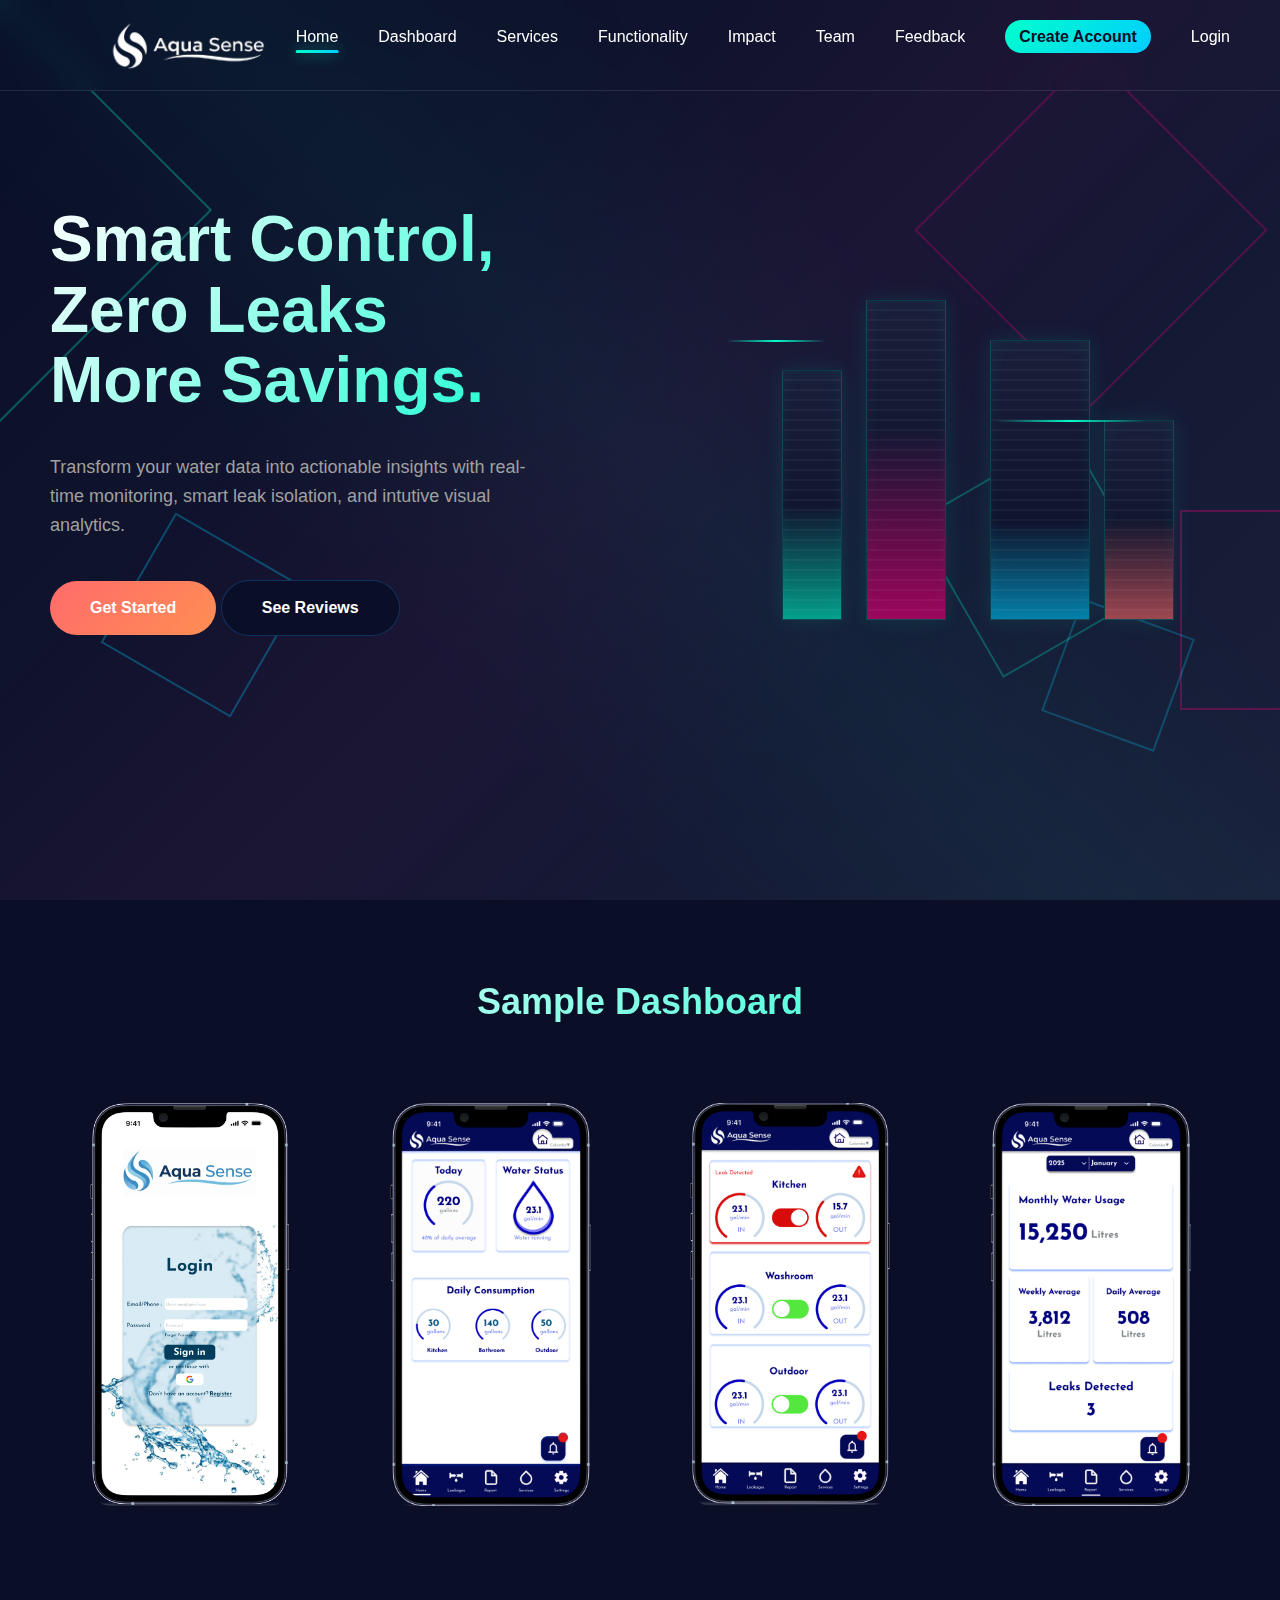
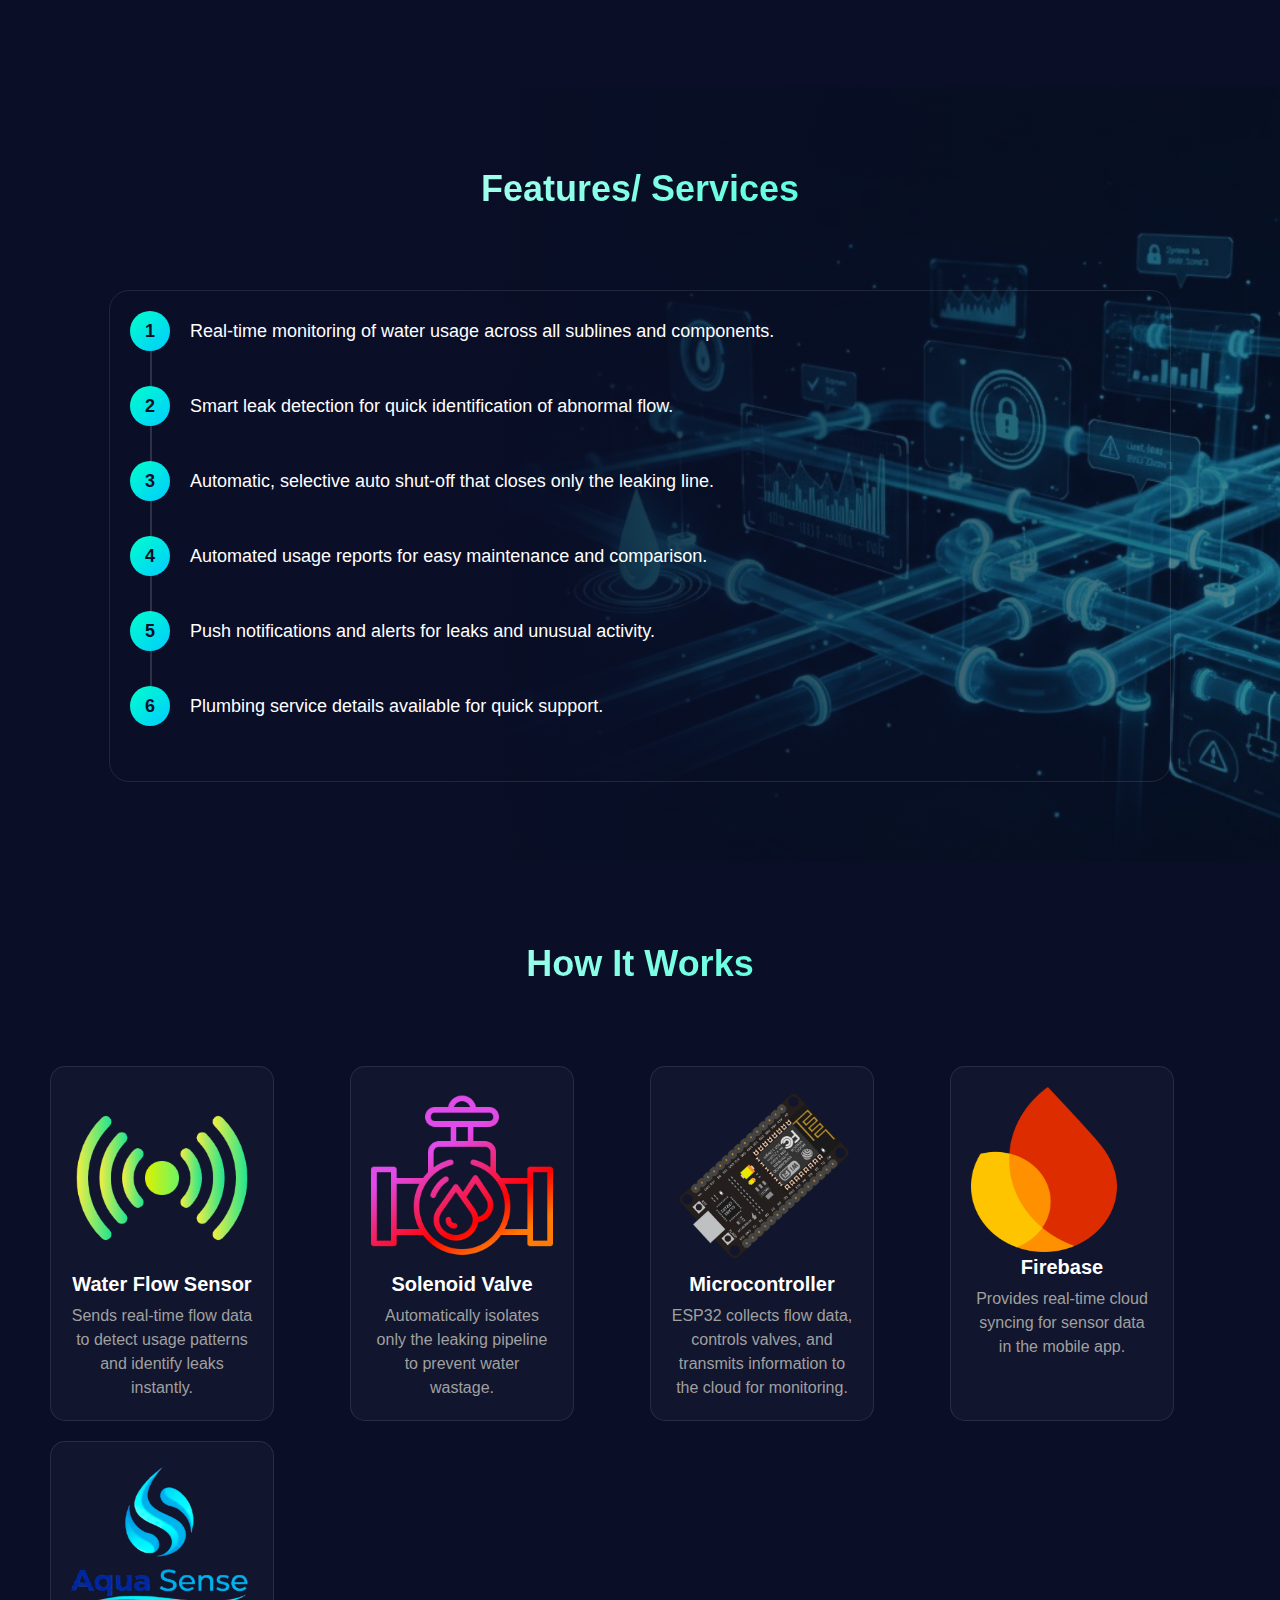
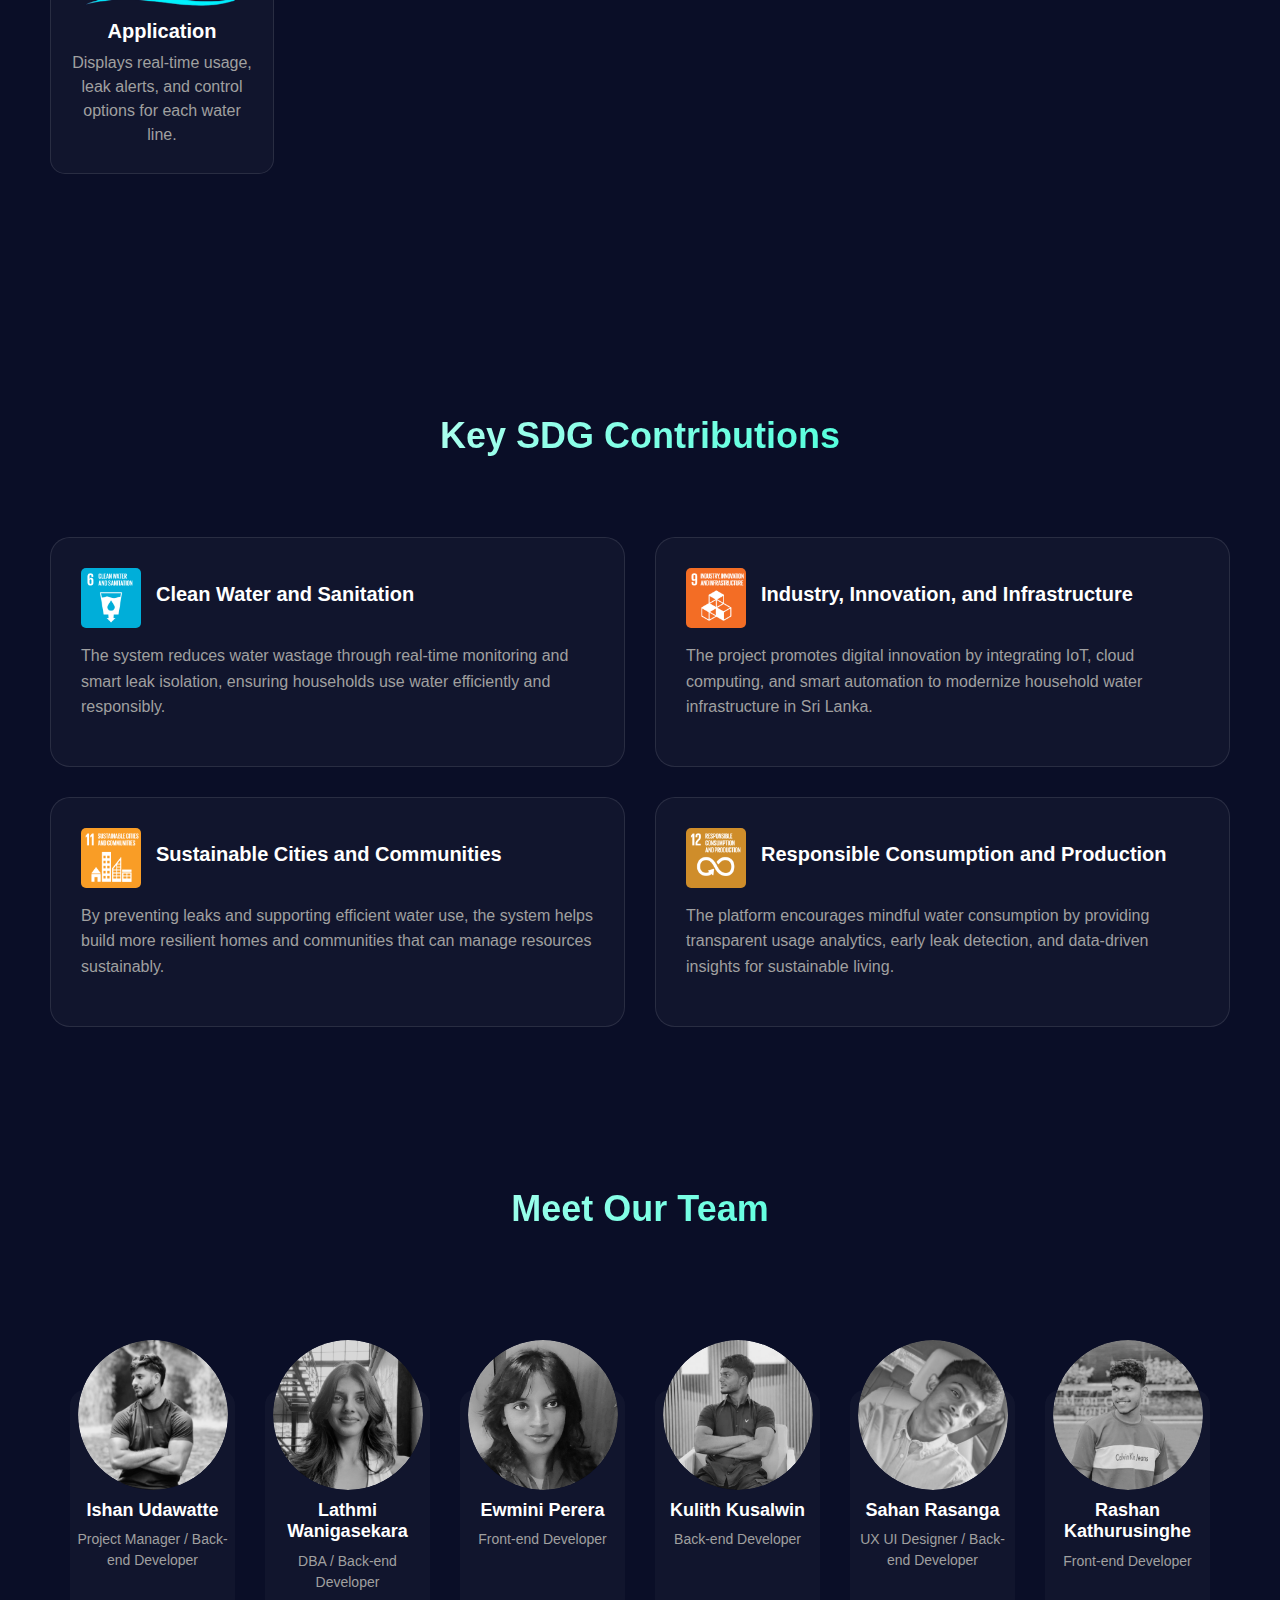
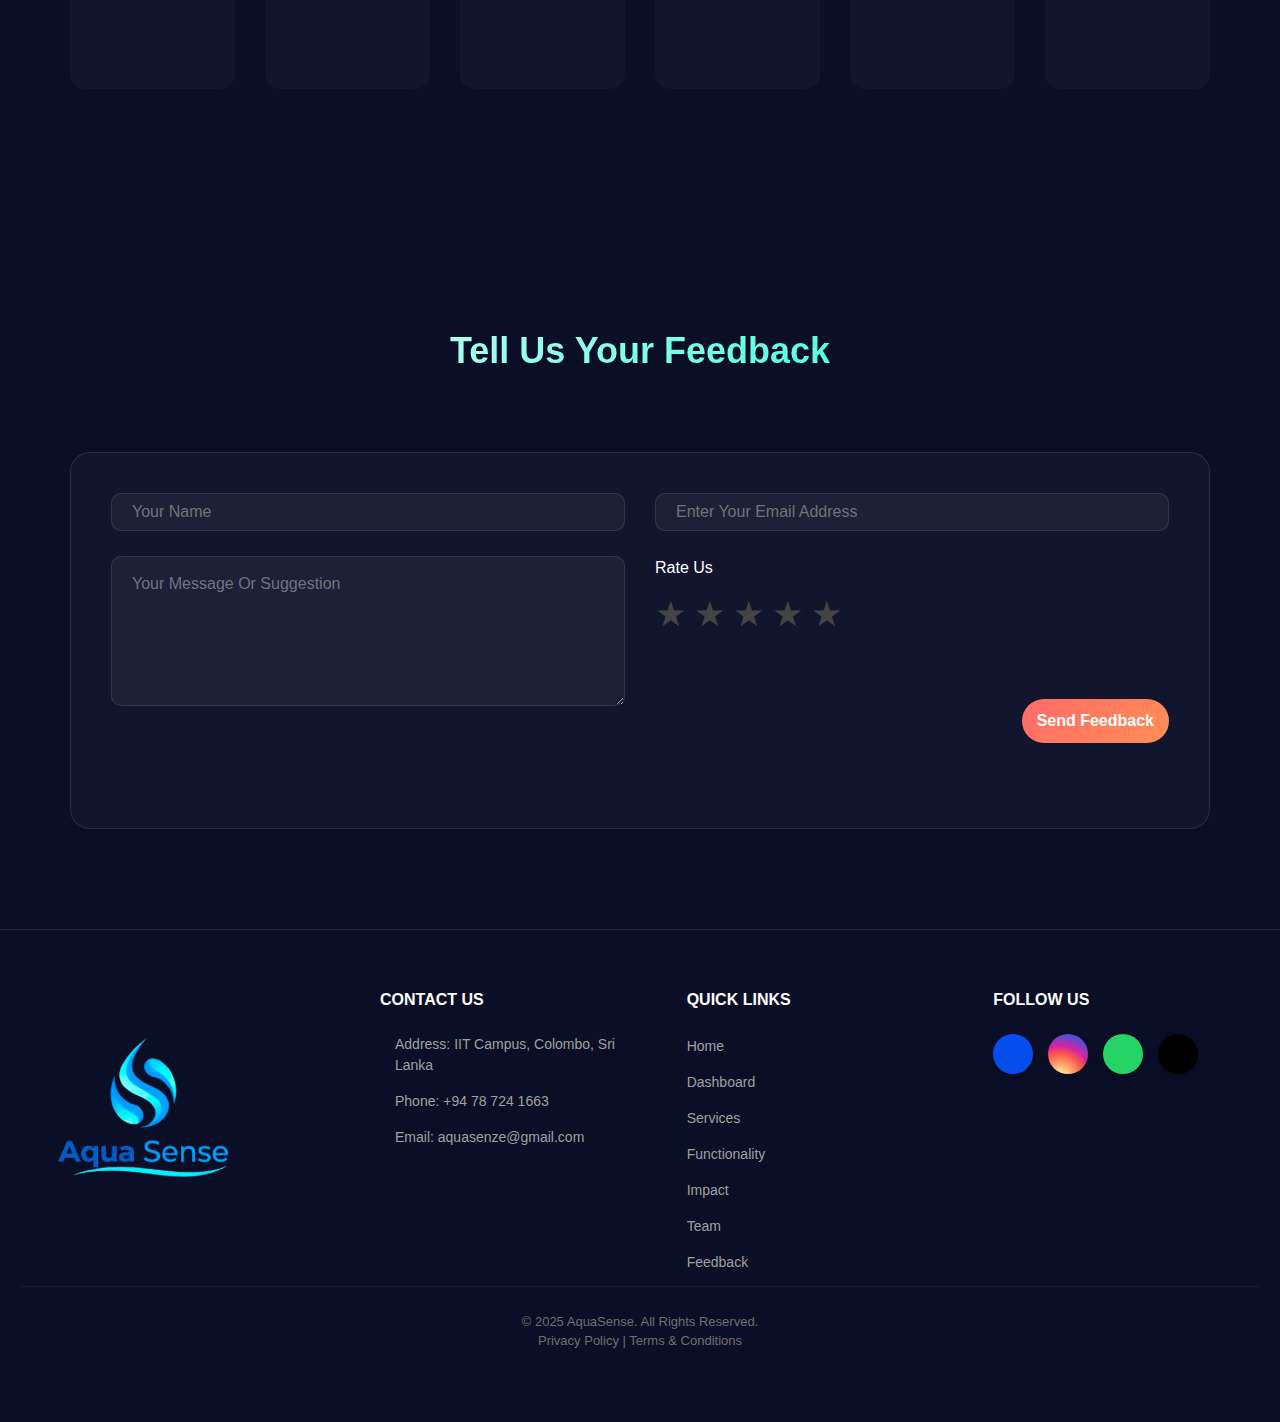
<file: frontend/index.html>
<!DOCTYPE html>
<html lang="en">
<head>
    <meta charset="UTF-8">
    <meta name="viewport" content="width=device-width, initial-scale=1.0">
    <title>Aqua Sense - Smart Water Monitoring & Leak Control</title>
    <link rel="icon" type="image/png" href="images/icon 1.png">
    <link rel="stylesheet" href="https://cdnjs.cloudflare.com/ajax/libs/font-awesome/6.5.1/css/all.min.css" integrity="sha512-DTOQO9RWCH3ppGqcWaEA1BIZOC6xxalwEsw9c2QQeAIftl+Vegovlnee1c9QX4TctnWMn13TZye+giMm8e2LwA==" crossorigin="anonymous" referrerpolicy="no-referrer" />
    <link rel="stylesheet" href="https://cdn.jsdelivr.net/npm/bootstrap@4.6.2/dist/css/bootstrap.min.css">
    <script src="https://cdn.jsdelivr.net/npm/jquery@3.7.1/dist/jquery.slim.min.js"></script>
    <script src="https://cdn.jsdelivr.net/npm/popper.js@1.16.1/dist/umd/popper.min.js"></script>
    <script src="https://cdn.jsdelivr.net/npm/bootstrap@4.6.2/dist/js/bootstrap.bundle.min.js"></script>
    <link rel="stylesheet" href="styles.css">

</head>
    <body>
        <!-- Navigation -->
        <nav id="navbar">
            <div class="nav-container">
                <a href="#home" class="nav-logo">
                <img class="nav-img" src="images/white.png">
                </a>
                <ul class="nav-links">
                    <li><a href="#home" class="active">Home</a></li>
                    <li><a href="#dashboard">Dashboard</a></li>
                    <li><a href="#services">Services</a></li>
                    <li><a href="#functionality">Functionality</a></li>
                    <li><a href="#impact">Impact </a></li>
                    <li><a href="#team">Team </a></li>
                    <li><a href="#feedback">Feedback </a></li>
                    <li><a href = "create-account.html" class = "create-btn-nav">Create Account</a></li>
                    <li><a href = "login.html" class = "login-btn-nav">Login</a></li>
                </ul>
                
                <div class="hamburger" id="hamburger">
                    <span></span>
                    <span></span>
                    <span></span>
                </div>
            </div>
            <ul class="nav-links-mobile" id="navLinksMobile">
                <li><a href="#home" class="active">Home</a></li>
                <li><a href="#dashboard">Dashboard</a></li>
                <li><a href="#services">Services</a></li>
                <li><a href="#functionality">Functionality</a></li>
                <li><a href="#impact">Impact </a></li>
                <li><a href="#team">Team </a></li>
                <li><a href="#feedback">Feedback </a></li>
            </ul>
        </nav>

        <!-- Main Content - Add the code here-->
         
        <!-- Hero Section -->
        <section class="hero" id="home">
            <div class="hero-bg"></div>
            <div class="geometric-shapes">
                <div class="shape shape1"></div>
                <div class="shape shape2"></div>
                <div class="shape shape3"></div>
                <div class="shape shape4"></div>
                <div class="shape shape5"></div>
                <div class="shape shape6"></div>
            </div>
            
            <div class="hero-content">
                <div class="hero-text">
                    <h1>Smart Control, Zero Leaks<br>More Savings.</h1>
                    <p>Transform your water data into actionable insights with real-time monitoring, smart leak isolation, and intutive visual analytics.</p>
                    <a href="#dashboard" class="cta-button" id="cta-button-1">Get Started</a>
                    <a href="feedback.html" class="cta-button" id="cta-button-2" target="blank">See Reviews</a>
                </div>
                
                <div class="hero-visual">
                    <div class="city-container">
                        <div class="building building1">
                            <div class="building-fill"></div>
                            <div class="building-windows"></div>
                        </div>
                        <div class="building building2">
                            <div class="building-fill"></div>
                            <div class="building-windows"></div>
                        </div>
                        <div class="building building3">
                            <div class="building-fill"></div>
                            <div class="building-windows"></div>
                        </div>
                        <div class="building building4">
                            <div class="building-fill"></div>
                            <div class="building-windows"></div>
                        </div>
                        <div class="neon-line neon-line1"></div>
                        <div class="neon-line neon-line2"></div>
                    </div>
                </div>
            </div>
        </section>

        <!-- Dashboard Section -->
        <section class="dashboard-section" id="dashboard">
            <div class="dashboard-container">
                <h2 class="section-title">Sample Dashboard</h2>
                <!-- Image Cards -->
                <div class="images-grid">
                <div class="image-card">
                    <img src="images/Login page.png" alt="Secure user authentication interface for the water management system" title="Access System Portal">
                </div>

                <div class="image-card">
                    <img src="images/Dashboard.png" alt="Central dashboard displaying overall water usage and specific zone-wise consumption analytics" 
             title="View Usage & Zone Analytics">
                </div>

                <div class="image-card">
                    <img src="images/Leakage.png" alt="Real-time leakage monitoring and control panel showing flow anomalies and valve status" 
             title="Monitor & Control Leakages">
                </div>
                
                <div class="image-card">
                    <img src="images/Report.png" alt="Comprehensive data report showing historical trends and system performance metrics" 
             title="Generate & View Reports">
                </div>
                </div>
            </div>
        </section>

        <!-- Services Section -->
        <section class="dashboard-section" id="services">
            <div class="dashboard-container">
                <h2 class="section-title">Features/ Services</h2>
                <!-- List -->
                <div class="service-box">
                <ol class="styled-list">
                    <li class="list-item">
                        <span class="feature-text">Real-time monitoring of water usage across all sublines and components.</span>
                    </li>
                    <li class="list-item">
                        <span class="feature-text">Smart leak detection for quick identification of abnormal flow.</span>
                    </li>
                    <li class="list-item">
                        <span class="feature-text">Automatic, selective  auto shut-off that closes only the leaking line.</span>
                    </li>
                    <li class="list-item">
                        <span class="feature-text">Automated usage reports for easy maintenance and comparison.</span>
                    </li>
                    <li class="list-item">
                        <span class="feature-text">Push notifications and alerts for leaks and unusual activity.</span>
                    </li>
                    <li class="list-item">
                        <span class="feature-text">Plumbing service details available for quick support.</span>
                    </li>
                </ol>
            </div>            
        </section>


        <!-- Functionality Section -->
        <section class="dashboard-section" id="functionality">
            <div class="dashboard-container">
                <h2 class="section-title">How It Works</h2>
                
                <!-- Key Devices Overview -->
                <div class="device-grid">
                    <div class="device-item">
                    <img src="images/sensor.png" alt="High-precision water flow sensor for IoT monitoring" title="Water Flow Sensor - Usage Pattern Detection">
                    <div class="device-value">Water Flow Sensor</div>
                    <div class="device-label">Sends real-time flow data to detect usage patterns and identify leaks instantly.</div>
                    </div>
                    <div class="device-item">
                    <img src="images/valve.png" alt="Automated solenoid valve for pipeline isolation" title="Solenoid Valve - Automatic Leak Prevention">
                        <div class="device-value">Solenoid Valve</div>
                        <div class="device-label">Automatically isolates only the leaking pipeline to prevent water wastage.</div>
                    </div>
                    <div class="device-item">
                    <img src="images/ESP32.png" alt="ESP32 Microcontroller board for data transmission and valve control" title="ESP32 Microcontroller - The System Brain">
                        <div class="device-value">Microcontroller</div>
                        <div class="device-label">ESP32 collects flow data, controls valves, and transmits information to the cloud for monitoring.</div>
                    </div>
                    <div class="device-item">
                    <img src="images/firebase-logo.png" alt="Google Firebase Cloud Database logo" title="Firebase - Real-time Data Syncing" id="icon">
                        <div class="device-value">Firebase</div>
                        <div class="device-label">Provides real-time cloud syncing for sensor data in the mobile app.</div>
                    </div>
                    <div class="device-item">
                    <img src="images/colored logo.png" alt="Mobile application user interface logo"  title="Mobile App - Real-time Control & Alerts" id="icon-2">
                        <div class="device-value">Application</div>
                        <div class="device-label">Displays real-time usage, leak alerts, and control options for each water line.</div>
                    </div>
                </div>
            </div>
        </section>

        <!-- Impact Section -->
        <section class="dashboard-section" id="impact">
            <div class="dashboard-container">
                <h2 class="section-title">Key SDG Contributions</h2>
                
                <!-- SDG card -->
                

                <div class="sdg-grid-container">
                    <div class="sdg-card">
                        <div class="sdg-header">
                            <img src="images/Sustainable_Development_Goal_6.png" alt="SDG 6 Icon" class="sdg-icon">
                            <h3 class="sdg-title">Clean Water and Sanitation</h3>
                        </div>
                        <p class="sdg-description">The system reduces water wastage through real-time monitoring and smart leak isolation, ensuring households use water efficiently and responsibly.</p>
                    </div>

                    <div class="sdg-card">
                        <div class="sdg-header">
                            <img src="images/Sustainable_Development_Goal_9.png" alt="SDG 9 Icon" class="sdg-icon">
                            <h3 class="sdg-title">Industry, Innovation, and Infrastructure</h3>
                        </div>
                        <p class="sdg-description">The project promotes digital innovation by integrating IoT, cloud computing, and smart automation to modernize household water infrastructure in Sri Lanka.</p>
                    </div>

                    <div class="sdg-card">
                        <div class="sdg-header">
                            <img src="images/Sustainable_Development_Goal_11.png" alt="SDG 11 Icon" class="sdg-icon">
                            <h3 class="sdg-title">Sustainable Cities and Communities</h3>
                        </div>
                        <p class="sdg-description">By preventing leaks and supporting efficient water use, the system helps build more resilient homes and communities that can manage resources sustainably.</p>
                    </div>

                    <div class="sdg-card">
                        <div class="sdg-header">
                            <img src="images/Sustainable_Development_Goal_12.png" alt="SDG 12 Icon" class="sdg-icon">
                            <h3 class="sdg-title">Responsible Consumption and Production</h3>
                        </div>
                        <p class="sdg-description">The platform encourages mindful water consumption by providing transparent usage analytics, early leak detection, and data-driven insights for sustainable living.</p>
                    </div>
                </div>
            </div>    
        </section>

         <!-- Team Section -->
        <section class="dashboard-section" id="team">
            <div class="dashboard-container">
                <h2 class="section-title">Meet Our Team</h2>
                <div class="team-grid">
                
                <div class="team-member-card">
                    <div class="profile-image-wrapper">
                        <a href="https://github.com/Ishan101-hub" target="_blank">
                            <img src="images/me - riverston.jpg" alt="Ishan Udawatte" class="profile-image">
                        </a>
                    </div>
                    <h3 class="member-name">Ishan Udawatte</h3>
                    <p class="member-role">Project Manager / Back-end Developer</p>
                </div>

                <div class="team-member-card">
                    <div class="profile-image-wrapper">
                        <a href="https://github.com/lathmi" target="_blank">
                            <img src="images/lat.jpeg" alt="Lathmi Wanigasekara" class="profile-image">
                        </a>
                    </div>
                    <h3 class="member-name">Lathmi Wanigasekara</h3>
                    <p class="member-role">DBA / Back-end Developer</p>
                </div>

                <div class="team-member-card">
                    <div class="profile-image-wrapper">
                        <a href="https://github.com/yeeb-wq" target="_blank">
                            <img src="images/Ewmini.jpeg" alt="Ewmini Perera" class="profile-image">
                        </a>    
                    </div>
                    <h3 class="member-name">Ewmini Perera</h3>
                    <p class="member-role">Front-end Developer</p>
                </div>

                <div class="team-member-card" >
                    <div class="profile-image-wrapper">
                        <a href="https://github.com/Kulith-20232529" target="_blank">
                            <img src="images/kulith.jpeg" alt="Kulith Kusalwin" class="profile-image">
                        </a>
                    </div>
                    <h3 class="member-name">Kulith Kusalwin</h3>
                    <p class="member-role">Back-end Developer</p>
                </div>
                
                <div class="team-member-card">
                     <div class="profile-image-wrapper">
                        <a href="https://github.com/sahanrasanga23" target="_blank">
                            <img src="images/sahan.jpg" alt="Sahan Rasanga" class="profile-image">
                        </a>
                    </div>
                    <h3 class="member-name">Sahan Rasanga</h3>
                    <p class="member-role">UX UI Designer / Back-end Developer</p>
                </div>

                <div class="team-member-card">
                    <div class="profile-image-wrapper">
                        <a href="https://github.com/Rashan2k6" target="_blank">
                            <img src="images/rashan.jpeg" alt="Rashan Kathurusinghe" class="profile-image">
                        </a>
                    </div>
                    <h3 class="member-name">Rashan Kathurusinghe</h3>
                    <p class="member-role">Front-end Developer</p>
                </div>

            </div>
            </div>
        </section>

        <!-- Feedback Section -->
        <section class="dashboard-section" id="feedback">
            <div class="dashboard-container">
                <h2 class="section-title">Tell Us Your Feedback</h2>

                <div class="container feedback-form">
                    <!-- <form action="" method="post" id="feedbackForm">  -->
                        
                    <form id="feedbackForm"> 
                        <div class="row">
                            <div class="col-md-6">
                                <div class="form-group">
                                    <input type="text" class="form-control" placeholder="Your Name" id="name">
                                </div>
                                
                                <textarea name="txtMsg" class="form-control" placeholder="Your Message Or Suggestion" style="width: 600px;height: 150px;margin-bottom: 8px;" id="message"></textarea>
                                
                            </div>
                            <div class="col-md-6">
                                <div class="form-group">
                                    <input type="text" name="TxtEmail" class="form-control" placeholder="Enter Your Email Address" id="email">
                                </div>
                                <div class="form-group rating-group">
                                    <label class="rating-label">Rate Us</label>
                                    <div class="star-rating">
                                        <input type="radio" name="rating" id="star5" value="5">
                                        <label for="star5" class="star">&#9733</label>

                                        <input type="radio" name="rating" id="star4" value="4">
                                        <label for="star4" class="star">&#9733</label>

                                        <input type="radio" name="rating" id="star3" value="3">
                                        <label for="star3" class="star">&#9733</label>

                                        <input type="radio" name="rating" id="star2" value="2">
                                        <label for="star2" class="star">&#9733</label>

                                        <input type="radio" name="rating" id="star1" value="1">
                                        <label for="star1" class="star">&#9733</label>
                                    </div>
                                </div>
                                <div class="form-group" id="submit-wrapper">
                                    <input type="submit" name="btnsubmit" class="btnfeedback" value="Send Feedback" style="outline: none;">
                                </div>
                            </div>
                        </div>
                        <div id="formMessage" style="text-align: center; margin-top: 20px; font-size: 18px;"></div>
                    </form>
                </div>            
            </div>
        </section>

        <!-- Footer -->
        <footer class="main-footer">
            <div class="footer-content">
                <div class="footer-col footer-col-logo">
                    <a href="#home" class="footer-logo">
                        <img src="images/final logo 1.png">
                    </a>
                </div>

                <div class="footer-col footer-col-contact">
                    <h3 class="footer-heading">CONTACT US</h3>
                    <ul class="contact-list">
                        <li><i class="fas fa-map-marker-alt"></i> Address: IIT Campus, Colombo, Sri Lanka</li>
                        <li><i class="fas fa-phone-alt"></i> Phone: +94 78 724 1663</li>
                        <li><i class="fas fa-envelope"></i> Email: aquasenze@gmail.com</li>
                    </ul>
                </div>

                <div class="footer-col footer-col-links">
                    <h3 class="footer-heading">QUICK LINKS</h3>
                    <ul class="quick-links-list">
                        <li><a href="#home">Home</a></li>
                        <li><a href="#dashboard">Dashboard</a></li>
                        <li><a href="#services">Services</a></li>
                        <li><a href="#functionality">Functionality</a></li>
                        <li><a href="#impact">Impact </a></li>
                        <li><a href="#team">Team </a></li>
                        <li><a href="#feedback">Feedback </a></li>
                    </ul>
                </div>

                <div class="footer-col footer-col-social">
                    <h3 class="footer-heading">Follow Us</h3>
                    <div class="social-icons">
                        <a href="https://www.facebook.com/people/Aquasenselk/61583934880900/" class="social-icon facebook" aria-label="Facebook"><i class="fab fa-facebook-f"></i></a>
                        <a href="https://www.instagram.com/aquasense.lk/?utm_source=ig_web_button_share_sheet" class="social-icon instagram" aria-label="Instagram"><i class="fab fa-instagram"></i></a>
                        <a href="#" class="social-icon whatsapp" aria-label="Whatsapp"><i class="fab fa-whatsapp"></i></a>
                        <a href="#" class="social-icon twitter" aria-label="Twitter/X"><i class="fab fa-x-twitter"></i></a>
                    </div>
                </div>
            </div>
            <div class="footer-bottom">
                <p class="copyright">
                    &copy; 2025 AquaSense. All Rights Reserved.<br>
                    <a href="#">Privacy Policy</a> | <a href="#">Terms & Conditions</a>
                </p>
            </div>        
        </footer>
        <script src="script.js"></script>
    </body>
</html>
</file>
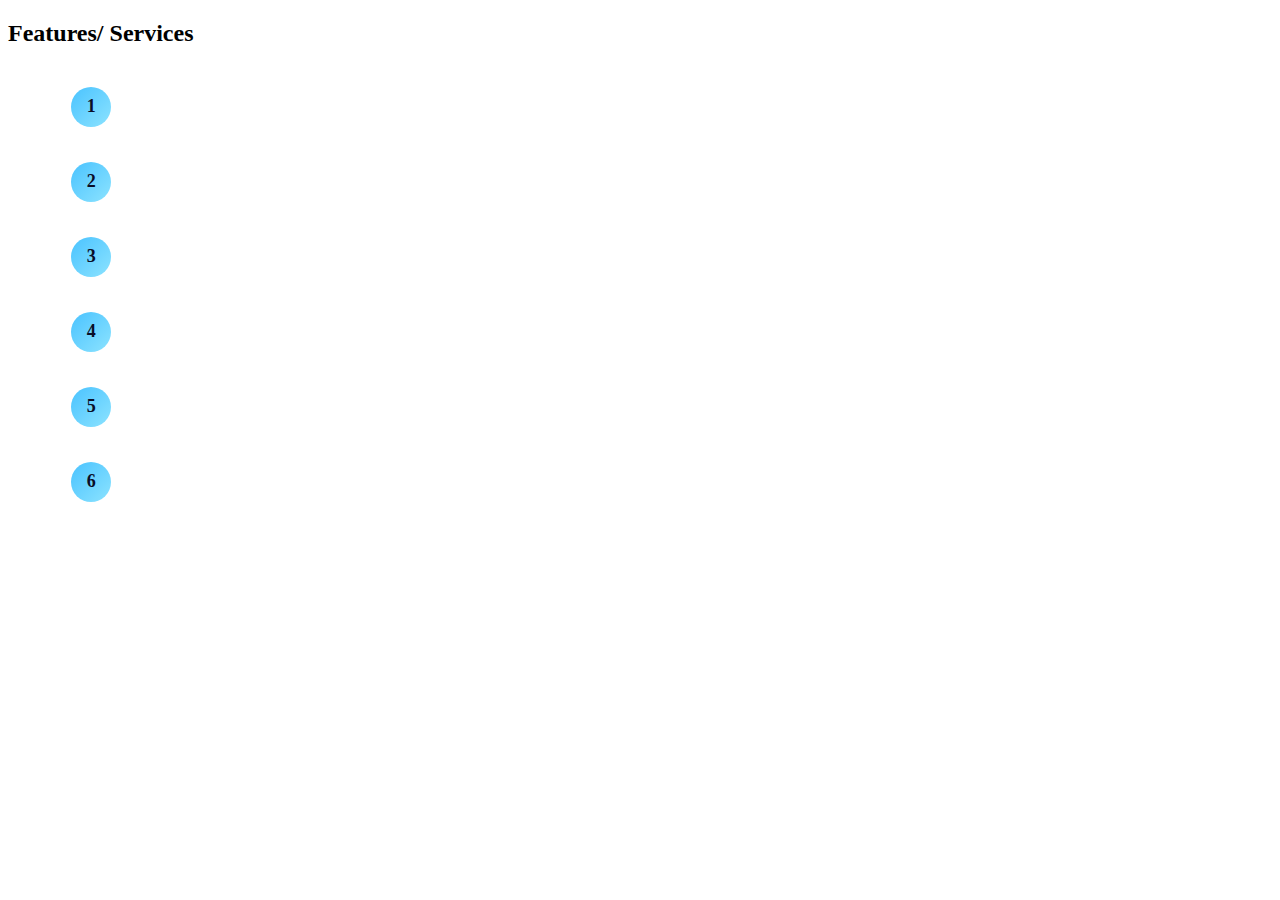
<file: features_of_the_system.html>
<!DOCTYPE html>
<html lang="en">
<head>
    <meta charset="UTF-8">
    <meta name="viewport" content="width=device-width, initial-scale=1.0">
    <link rel="stylesheet" href="features_of_the_system.css">
    <title>Document</title>
</head>
<body>
    <!-- Services Section -->
    <section class="dashboard-section" id="services">
        <div class="dashboard-container">
            <h2 class="section-title">Features/ Services</h2>
            <!-- List -->
            <div class="service-box">
              <ol class="styled-list">
                <li class="list-item">
                    <span class="feature-text">Real-time water usage monitoring across multiple sublines and its components</span>
                </li>
                <li class="list-item">
                    <span class="feature-text">Leak detection system</span>
                </li>
                <li class="list-item">
                    <span class="feature-text">Automatic and Selective shutoffs during leaks.</span>
                </li>
                <li class="list-item">
                    <span class="feature-text">Auto-Report Generation with Comparison for Maintenance Personnel</span>
                </li>
                <li class="list-item">
                    <span class="feature-text">Push notification and alerts</span>
                </li>
                <li class="list-item">
                    <span class="feature-text">Details of plumbing services</span>
                </li>
            </ol>
        </div>            
    </section>    
</body>
</html>
</file>
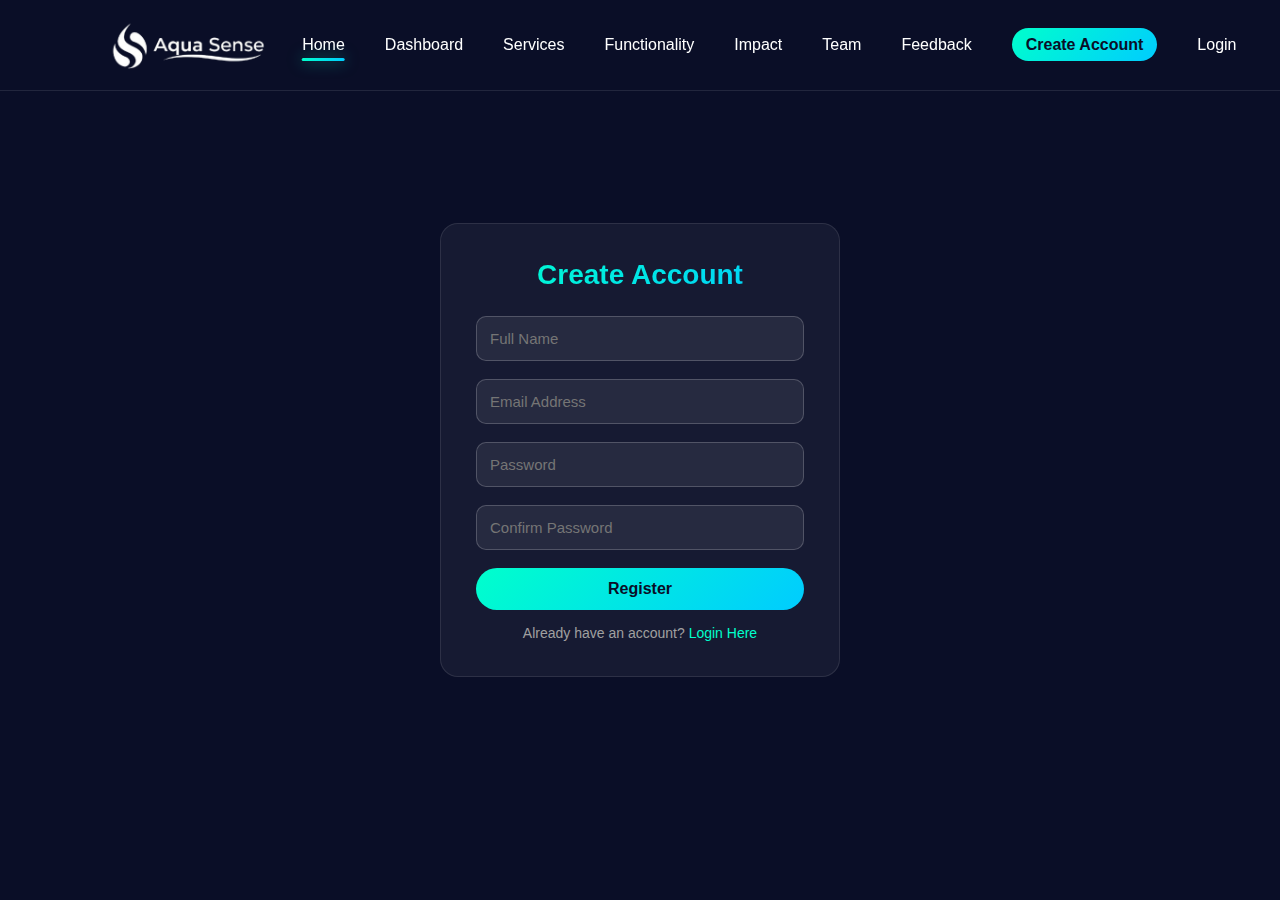
<file: frontend/create-account.html>
<!DOCTYPE html>
<html lang="en">
<head>
    <meta charset="UTF-8">
    <meta name="viewport" content="width=device-width, initial-scale=1.0">
    <title>Create Account | AquaSense</title>
    <link rel="stylesheet" href="styles.css">
</head>

<body>
        <!-- Navigation -->
        <nav id="navbar">
            <div class="nav-container">
                <img class="nav-img" src="images\white.png" alt="" >
                
                <ul class="nav-links">
                    <li><a href="index.html#home" class="active">Home</a></li>
                    <li><a href="index.html#dashboard">Dashboard</a></li>
                    <li><a href="index.html#services">Services</a></li>
                    <li><a href="index.html#functionality">Functionality</a></li>
                    <li><a href="index.html#impact">Impact </a></li>
                    <li><a href="index.html#team">Team </a></li>
                    <li><a href="index.html#feedback">Feedback </a></li>
                    <li><a href = "create-account.html" class = "create-btn-nav">Create Account</a></li>
                    <li><a href = "login.html" class = "login-btn-nav">Login</a></li>
                </ul>
                
                <div class="hamburger" id="hamburger">
                    <span></span>
                    <span></span>
                    <span></span>
                </div>
            </div>
            <ul class="nav-links-mobile" id="navLinksMobile">
                <li><a href="#home" class="active">Home</a></li>
                <li><a href="#dashboard">Dashboard</a></li>
                <li><a href="#services">Services</a></li>
                <li><a href="#functionality">Functionality</a></li>
                <li><a href="#impact">Impact </a></li>
                <li><a href="#team">Team </a></li>
                <li><a href="#feedback">Feedback </a></li>
            </ul>
        </nav>

        <div class = "create-container">
            <div class = "form-box">
                <h2>Create Account</h2>
                <input type = "text" class = "input-field" id = "name" placeholder="Full Name"/>
                <input type = "email" class = "input-field" id = "email" placeholder="Email Address"/>
                <input type = "password" class = "input-field" id = "password" placeholder="Password"/>
                <input type = "password" class = "input-field" id = "confirmPassword" placeholder="Confirm Password"/>

                <button class = "create-btn" onclick="registerAccount()">Register</button>
                <p id="msg" class="form-msg"></p>
                <div class="login-link">
                    Already have an account?
                    <a href="login.html">Login Here</a>
                </div>
            </div>
        </div>
    
        
</body>
</html>
</file>
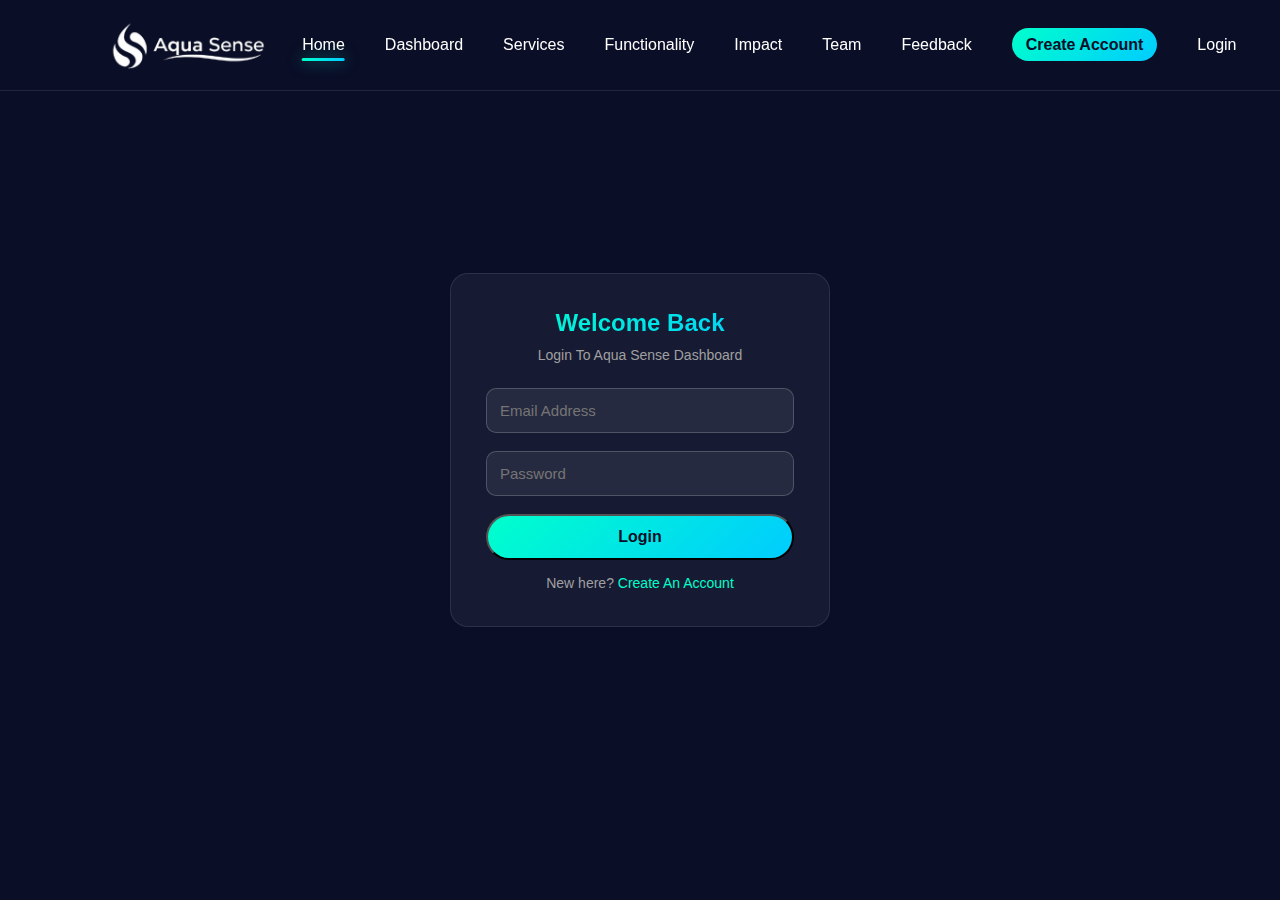
<file: frontend/login.html>
<!DOCTYPE html>
<html lang="en">
<head>
    <meta charset="UTF-8">
    <meta name="viewport" content="width=device-width, initial-scale=1.0">
    <title>Login | AquaSense</title>
    <link rel="stylesheet" href="styles.css">
    <script src = "form-validate.js"></script>
</head>
<body>
            <!-- Navigation -->
            <nav id="navbar">
                <div class="nav-container">
                    <img class="nav-img" src="images\white.png" alt="" >
                    
                    <ul class="nav-links">
                        <li><a href="index.html#home" class="active">Home</a></li>
                        <li><a href="index.html#dashboard">Dashboard</a></li>
                        <li><a href="index.html#services">Services</a></li>
                        <li><a href="index.html#functionality">Functionality</a></li>
                        <li><a href="index.html#impact">Impact </a></li>
                        <li><a href="index.html#team">Team </a></li>
                        <li><a href="index.html#feedback">Feedback </a></li>
                        <li><a href = "create-account.html" class = "create-btn-nav">Create Account</a></li>
                        <li><a href = "login.html" class = "login-btn-nav">Login</a></li>
                    </ul>
                    
                    <div class="hamburger" id="hamburger">
                        <span></span>
                        <span></span>
                        <span></span>
                    </div>
                </div>
                <ul class="nav-links-mobile" id="navLinksMobile">
                    <li><a href="#home" class="active">Home</a></li>
                    <li><a href="#dashboard">Dashboard</a></li>
                    <li><a href="#services">Services</a></li>
                    <li><a href="#functionality">Functionality</a></li>
                    <li><a href="#impact">Impact </a></li>
                    <li><a href="#team">Team </a></li>
                    <li><a href="#feedback">Feedback </a></li>
                </ul>
            </nav>

            <div class="login-container" >
                <div class="login-box">
                    <h2>Welcome Back</h2>
                    <p class="subtitle">Login To Aqua Sense Dashboard</p>
                    <input type = "email" class = "input-field" id = "loginEmail" placeholder="Email Address"/>
                    <input type = "password" class = "input-field" id = "loginPassword" placeholder="Password"/>
                    <button class="login-btn" onclick="loginUser()">Login</button>
                    <p id="loginMsg" class="form-msg"></p>
                    <div class="signup-link">
                        New here? <a href="create-account.html">Create An Account</a>
                    </div>
                </div>
            </div>
    
</body>
</html>
</file>
<file: frontend/styles.css>
@charset "utf-8";


* {
	margin: 0;
	padding: 0;
	box-sizing: border-box;
}

body {
	font-family: -apple-system, BlinkMacSystemFont, 'Segoe UI', Roboto, Oxygen, Ubuntu, Cantarell, sans-serif;
	background: #0a0e27;
	color: #ffffff;
	overflow-x: hidden;
}

/* Navigation */
nav {
	position: fixed;
	top: 0;
	width: 100%;
	padding: 20px 50px;
	background: rgba(10, 14, 39, 0);
	backdrop-filter: blur(12px);
	border-bottom: 1px solid rgba(255, 255, 255, 0.1);
	z-index: 1000;
	transition: all 0.3s ease;
}

nav.scrolled {
	padding: 15px 50px;
	background: rgba(10, 14, 39, 0);
}

.nav-container {
	display: flex;
	justify-content: space-between;
	align-items: center;
	max-width: 1400px;
	margin: 0 auto;
}

.nav-img {
    height: 50px; /* Adjust height as needed */
    margin-right: 30px; /* Add space between the image and the links */
    margin-left: 50px;
    float: left;
    padding-left: 8px;
    padding-right: 0px;
    margin-top: 0px;
    margin-bottom: 0px;
}


.nav-links {
	display: flex;
	gap: 40px;
	list-style: none;
}

.nav-links a {
	color: #ffffff;
	text-decoration: none;
	font-size: 16px;
	transition: color 0.3s ease;
	position: relative;
}

.nav-links a::before {
	content: '';
	position: absolute;
	bottom: -8px;
	left: 50%;
	width: 0;
	height: 3px;
	background: linear-gradient(90deg, #ff6b6b, #ff8e53);
	transition: all 0.3s ease;
	transform: translateX(-50%);
	border-radius: 2px;
}

.nav-links a:hover {
	color: #ff8e53;
	text-shadow: 0 0 10px rgba(255, 107, 107, 0.5);
}

.nav-links a:hover::before {
	width: 100%;
}

.nav-links a.active::after {
	content: '';
	position: absolute;
	bottom: -8px;
	left: 50%;
	width: 100%;
	height: 3px;
	background: linear-gradient(90deg, #00ffcc, #00ccff);
	transform: translateX(-50%);
	box-shadow: 0 0 15px rgba(0, 255, 204, 0.6);
	border-radius: 2px;
}

/*Navigation bar - Create account , login */
.create-btn-nav {
    background: linear-gradient(135deg,#00ffcc,#00ccff);
    padding: 8px 14px;
    border-radius: 50px;
    white-space: nowrap;
    font-weight: 600;
    color: #0a0e27!important;
    transition: .3s;
}

.create-btn-nav:hover {
    background:linear-gradient(135deg,#ff6b6b,#ff8e53);
    transform:translateY(-2px);
    color: #fff!important;
    box-shadow: 0 0 12px rgba(0,255,204,0.6);
}

.create-btn{
    width: 100%;
    padding: 12px;
    border: none;
    background:linear-gradient(135deg,#00ffcc,#00ccff);
    font-size: 16px;
    font-weight: 600;
    border-radius: 25px;
    cursor: pointer;
    transition: 0,3s;
    color: #0a0e27;
}

.create-btn:hover{
    background:linear-gradient(135deg,#ff6b6b,#ff8e53);
    transform:translateY(-2px);
    color: white;
}

/*Create account*/
.create-container{
    min-height: 100vh;
    display: flex;
    justify-content: center;
    align-items: center;
    background-color: #0a0e27;
    padding: 40px;
}

.form-box{
    width: 400px;
    background-color: rgba(255,255,255,0.05);
    border-radius: 18px;
    padding: 35px;
    border: 1px solid rgba(255,255,255,0.1);
    text-align: center;
}
.form-box h2{
    background:linear-gradient(135deg,#00ffcc,#00ccff);
    -webkit-text-fill-color: transparent;
    -webkit-background-clip:text;
    font-size: 28px;
    font-weight: 700;
    margin-bottom: 25px;
}

.input-field{
    width: 100%;
    padding: 13px;
    margin-bottom: 18px;
    border-radius: 10px;
    border:1px solid rgba(255,255,255,0.2);
    background:rgba(255,255,255,0.07);
    color: white;
    font-size: 15px;
    outline: none;
    transition: 0.3s;
}

.input-field:focus {
    border-color:#00ffcc;
    box-shadow:0 0 10px rgba(0,255,204,.3);
}

.form-msg{
	margin-top:12px;
	font-size:15px;
}

.login-link{
    margin-top: 15px;
    font-size: 14px;
    color:#a0a0a0;   
}

.login-link a{
    color: #00ffcc;
    text-decoration: none;
}

.login-link a:hover{
    text-decoration: underline;
}

@media(max-width:450px){
	.form-box{width:95%;padding:25px;}
}

/* Login button */

.login-btn{
    width: 100%;
    padding: 12px;
    background:linear-gradient(135deg,#00ffcc,#00ccff);
    font-weight: 600;
    font-size: 16px;
    border-radius: 25px;
    cursor: pointer;
    transition: 0.3s;
    color:#0a0e27;
}

.login-btn:hover{
    background:linear-gradient(135deg,#ff6b6b,#ff8e53);
    transform:translateY(-2px);
    color: white;
}

@media(max-width:992px){
	.create-btn-nav {
		display:block;
		width:80%;
		margin:10px auto; 
	}
}

/*Login*/
.login-container{
    min-height: 100vh;
    display: flex;
    justify-content: center;
    align-items: center;
    background:#0a0e27;
    padding: 40px;
}

.login-box{
    width: 380px;
    background:rgba(255,255,255,0.05);
    border-radius: 18px;
    padding: 35px;
    border:1px solid rgba(255,255,255,0.1);
    text-align: center;   
}

.login-box h2{
    background:linear-gradient(135deg,#00ffcc,#00ccff);
	-webkit-text-fill-color:transparent;
	-webkit-background-clip:text;
    font-size: 28;
    font-weight: 700;
    margin-bottom: 10px;
}

.login-box .subtitle{
    font-size: 14px;
    color:#a0a0a0;
    margin-bottom: 25px;
}

.signup-link{
    margin-top: 15px;
    font-size: 14px;
    color:#a0a0a0;
}

.signup-link a {
    color:#00ffcc;
    text-decoration: none;
}

.signup-link a:hover{
    text-decoration: underline;
}

@media(max-width:450px){
    .login-box{width: 93%; padding: 25px;}
}

/* Hero Section */
.hero {
	position: relative;
	min-height: 100vh;
	padding-bottom: 60px;
	display: flex;
	align-items: center;
	overflow: hidden;
	background: linear-gradient(135deg, #0a0e27 0%, #1a1f3a 100%);
	/* background: linear-gradient(360deg, #01041a 0%, #1a1f3f 100%); */
}

.hero-bg {
	position: absolute;
	top: 0;
	left: 0;
	width: 100%;
	height: 100%;
	opacity: 0.4;
	background-image:
		linear-gradient(45deg, transparent 30%, rgba(0, 255, 204, 0.1) 50%, transparent 70%),
		linear-gradient(-45deg, transparent 30%, rgba(255, 0, 128, 0.1) 50%, transparent 70%);
	animation: bgShift 20s ease-in-out infinite;
}

@keyframes bgShift {

	0%,
	100% {
		transform: translate(0, 0);
	}

	50% {
		transform: translate(-20px, -20px);
	}
}

.geometric-shapes {
	position: absolute;
	width: 100%;
	height: 100%;
	overflow: hidden;
}

.shape {
	position: absolute;
	border: 2px solid rgba(0, 255, 204, 0.3);
}

.shape1 {
	width: 300px;
	height: 300px;
	top: 10%;
	left: -150px;
	transform: rotate(45deg);
	animation: float 15s ease-in-out infinite;
}

.shape2 {
	width: 200px;
	height: 200px;
	top: 60%;
	right: -100px;
	border-color: rgba(255, 0, 128, 0.3);
	animation: float 20s ease-in-out infinite reverse;
}

.shape3 {
	width: 150px;
	height: 150px;
	bottom: 20%;
	left: 10%;
	border-color: rgba(0, 204, 255, 0.3);
	transform: rotate(30deg);
	animation: float 18s ease-in-out infinite;
}

.shape4 {
	width: 250px;
	height: 250px;
	top: 15%;
	right: 5%;
	border-color: rgba(255, 0, 128, 0.25);
	transform: rotate(45deg);
	animation: float 16s ease-in-out infinite;
}

.shape5 {
	width: 180px;
	height: 180px;
	top: 55%;
	right: 12%;
	border-color: rgba(0, 255, 204, 0.25);
	transform: rotate(-30deg);
	animation: float 22s ease-in-out infinite reverse;
}

.shape6 {
	width: 120px;
	height: 120px;
	bottom: 15%;
	right: 8%;
	border-color: rgba(0, 204, 255, 0.25);
	transform: rotate(20deg);
	animation: float 19s ease-in-out infinite;
}

.hero-content {
	position: relative;
	z-index: 10;
	max-width: 1400px;
	margin: 0 auto;
	padding: 0 50px;
	display: grid;
	grid-template-columns: 1fr 1fr;
	gap: 60px;
	align-items: center;
}

.hero-text {
	animation: slideInLeft 1s ease-out;
}

@keyframes slideInLeft {
	from {
		opacity: 0;
		transform: translateX(-50px);
	}

	to {
		opacity: 1;
		transform: translateX(0);
	}
}

.hero-text h1 {
	font-size: 64px;
	font-weight: 700;
	line-height: 1.1;
	margin-bottom: 30px;
	background: linear-gradient(135deg, #ffffff 0%, #00ffcc 100%);
	-webkit-background-clip: text;
	-webkit-text-fill-color: transparent;
	background-clip: text;
	padding-bottom: 8px;
}

.hero-text p {
	font-size: 18px;
	line-height: 1.6;
	color: #a0a0a0;
	margin-bottom: 40px;
	max-width: 500px;
}

.cta-button {
	display: inline-block;
	padding: 15px 40px;
	color: white;
	text-decoration: none;
	border-radius: 30px;
	font-size: 16px;
	font-weight: 600;
	transition: all 0.3s ease;
	border: none;
	cursor: pointer;
}

#cta-button-1 {
	background: linear-gradient(135deg, #ff6b6b, #ff8e53);
}
#cta-button-2 {
	border: 1px solid #134175b9;
	background-color: #0a0e27;
}


.cta-button:hover {
	transform: translateY(-2px);
	box-shadow: 0 6px 20px rgba(255, 107, 107, 0.4);
	text-decoration: none;
	color: #ffffff;
}

.hero-visual {
	position: relative;
	animation: slideInRight 1s ease-out;
}

@keyframes slideInRight {
	from {
		opacity: 0;
		transform: translateX(50px);
	}

	to {
		opacity: 1;
		transform: translateX(0);
	}
}

.city-container {
	position: relative;
	width: 100%;
	height: 400px;
	perspective: 1000px;
}

.building {
	position: absolute;
	background: linear-gradient(180deg, #1a1f3a 0%, #0a0e27 100%);
	border: 1px solid rgba(0, 255, 204, 0.2);
	box-shadow:
		0 0 20px rgba(0, 255, 204, 0.1),
		inset 0 0 20px rgba(0, 255, 204, 0.05);
	overflow: hidden;
}

/* Building fill effect */
.building-fill {
	position: absolute;
	bottom: 0;
	left: 0;
	right: 0;
	animation: pulse 3s ease-in-out infinite;
}

.building1 {
	width: 60px;
	height: 250px;
	bottom: 0;
	left: 20%;
}

.building1 .building-fill {
	height: 45%;
	background: linear-gradient(180deg, transparent 0%, rgba(0, 255, 204, 0.6) 100%);
}

.building2 {
	width: 80px;
	height: 320px;
	bottom: 0;
	left: 35%;
}

.building2 .building-fill {
	height: 60%;
	background: linear-gradient(180deg, transparent 0%, rgba(255, 0, 128, 0.6) 100%);
	animation-delay: 0.5s;
}

.building3 {
	width: 100px;
	height: 280px;
	bottom: 0;
	right: 25%;
}

.building3 .building-fill {
	height: 35%;
	background: linear-gradient(180deg, transparent 0%, rgba(0, 204, 255, 0.6) 100%);
	animation-delay: 1s;
}

.building4 {
	width: 70px;
	height: 200px;
	bottom: 0;
	right: 10%;
}

.building4 .building-fill {
	height: 50%;
	background: linear-gradient(180deg, transparent 0%, rgba(255, 107, 107, 0.6) 100%);
	animation-delay: 1.5s;
}

@keyframes pulse {

	0%,
	100% {
		opacity: 0.6;
		transform: translateY(0);
	}

	50% {
		opacity: 1;
		transform: translateY(-5px);
	}
}

/* Building windows */
.building-windows {
	position: absolute;
	top: 0;
	left: 0;
	right: 0;
	height: 100%;
	background: repeating-linear-gradient(0deg,
			transparent,
			transparent 8px,
			rgba(255, 255, 255, 0.05) 8px,
			rgba(255, 255, 255, 0.05) 10px);
	opacity: 0.8;
}

.neon-line {
	position: absolute;
	height: 2px;
	background: linear-gradient(90deg, transparent, #00ffcc, transparent);
	animation: scan 3s linear infinite;
}

.neon-line1 {
	width: 100px;
	top: 30%;
	left: 10%;
}

.neon-line2 {
	width: 150px;
	top: 50%;
	right: 15%;
	animation-delay: 1s;
}

@keyframes scan {
	0% {
		transform: translateX(-100%);
		opacity: 0;
	}

	50% {
		opacity: 1;
	}

	100% {
		transform: translateX(200%);
		opacity: 0;
	}
}

/* Dashboard Section */
.dashboard-section {
	padding: 80px 50px;
	background-color: #0a0e27;
}

.dashboard-container {
	max-width: 1400px;
	margin: 0 auto;
}

.section-title {
	font-size: 36px;
	margin-bottom: 40px;
	text-align: center;
	background: linear-gradient(135deg, #ffffff 0%, #00ffcc 100%);
	-webkit-background-clip: text;
	-webkit-text-fill-color: transparent;
	background-clip: text;
}



/* Main content styles - Add your styles here */

/* Image Cards */
.images-grid {
	display: grid;
	grid-template-columns: repeat(auto-fit, minmax(280px, 1fr));
	gap: 20px;
	
}

.image-card {
	/* background-color: #0a0e27;
	border: 0px solid rgba(255, 255, 255, 0.1); */
	border-radius: 22px;
	position: relative;
	overflow: hidden;
	transition: all 0.3s ease;
  	max-width: 90%; /* Limits individual card width */
	max-height: 80%;
	margin: 0 auto;
}

.image-card:hover {
	transform: translateY(-5px);
	background: rgba(255, 255, 255, 0.05);
  	box-shadow: 0 10px 30px rgba(0,255,204,0.2);
}

.image-card::before {
	content: '';
	position: absolute;
	top: 0;
	left: 0;
	width: 100%;
	height: 2px;
}

.image-card img {
  width: 100%;
  height: 100%;
  display: block;
  border-radius: 10px;
  
}

/* Services list */
.service-box {
	background: rgba(255, 255, 255, 0);
	border: 1px solid rgba(255, 255, 255, 0.1);
	border-radius: 20px;
	padding: 20px;
	position: relative;
	z-index: 10;
	max-width: 90%;
	max-height: 80%;
	margin: 0 auto;
}

.section-title {
    position: relative; /* Essential for z-index to work */
    z-index: 5;        /* Higher than the background's z-index (1) */
    color: #ffffff;    /* Ensure the text color is bright white */
}

/* Target the specific Services section container */
#services {
    position: relative; /* Essential for positioning the ::after pseudo-element */
    overflow: hidden; /* Ensures the background image stays within the section boundaries */
}

/* Create a pseudo-element to hold the background image and the gradient overlay */
#services::after {
    content: '';
    position: absolute;
    top: 0;
    left: 0;
    width: 100%;
    height: 100%;
    z-index: 1; /* Place it *behind* the service-box content (which is z-index 2) */
    
    /* 1. Stacked Background: Gradient Overlay on top of the Image */
    background-image: 
        /* Gradient Overlay: Fades from solid dark on the left to transparent on the right */
        linear-gradient(to right, 
            #0a0e27 0%, /* Start solid dark color on the left (matches your background) */
            #0a0e27 35%, /* Solid dark color up to about 35% of the section width */
            rgba(10, 14, 39, 0.5) 55%, /* Fade out to 50% opacity at 55% */
            rgba(10, 14, 39, 0) 100% /* Fully transparent on the right */
        ),
        /* Image: Set as the second layer */
        url('images/background.jpeg'); 

    /* 2. Image Positioning and Sizing */
    background-size: cover; /* Cover the entire area of the pseudo-element */
    background-repeat: no-repeat;
    background-position: right center; /* Position the image starting from the right edge */
    opacity: 0.5; /* Reduce the overall intensity of the image */
}

.service-box:hover {
	background: rgba(255, 255, 255, 0.05);
}



.styled-list {
    list-style: none; /* Remove default numbering */
    padding: 0;
    margin: 0;
    position: relative;
    max-width: 100%; /* Control the list width */
    width: 100%;
	height: 80%;
}

/* 1. Creating the vertical line (timeline connector) */
.styled-list::before {
    content: '';
    position: absolute;
    top: 10px; /* Start below the first item */
    bottom: 10px; /* End above the last item */
    left: 20px; /* Position of the line */
    width: 2px;
    background: rgba(255, 255, 255, 0.15); /* Light gray line */
    z-index: 1;
}

.list-item {
    margin-bottom: 35px; /* Space between features */
    position: relative;
    padding-left: 60px; /* Space for the number/dot */
    min-height: 40px;
    display: flex;
    align-items: center;
    z-index: 2; /* Ensure items stack above the line */
}

/* 2. Customizing the numbers (connected dots) */
.list-item::before {
    content: counter(list-item); /* Use the list item counter */
    counter-increment: list-item;
    position: absolute;
    left: 0;
    top: 0;
    width: 40px;
    height: 40px;
    background: linear-gradient(135deg, #00ffcc 0%, #00ccff 100%);
    border-radius: 50%;
    display: flex;
    align-items: center;
    justify-content: center;
    font-size: 18px;
    font-weight: 600;
    color: #0a0e27; /* Dark text color for the number */
    /* box-shadow: 0 0 15px rgba(0, 255, 204, 0.5);  */
}

.feature-text {
    font-size: 18px;
    color: #ffffff; /* White text for the feature description */
    line-height: 1.5;
}



/* Device card */
.device-grid {
	display: grid;
	grid-template-columns: repeat(auto-fit, minmax(263px, 1fr));
	gap: 20px;
	margin-bottom: 80px;
}

.device-item {
	background: rgba(255, 255, 255, 0.03);
	border: 1px solid rgba(255, 255, 255, 0.1);
	border-radius: 15px;
	padding: 20px;
	text-align: center;
	transition: all 0.3s ease;
  	max-width: 80%;
  
}

.device-item:hover {
	transform: translateY(-3px);
	border-color: rgba(0, 255, 204, 0.3);
}

.device-value {
	font-size: 20px;
	font-weight: 700;
	color: #ffffff;
	margin-bottom: 5px;
}

.device-label {
	font-size: 16px;
	color: #a0a0a0;
}
.device-item img {
  width: 100%;
}
#icon {
	height: 53%;
	width: 80%;
}
#icon-2{
	height: 53%;
	width: 100%;
}





/* --- SDG Contributions Section Styles --- */


/* 1. Create the 2x2 Grid Layout */
.sdg-grid-container {
    display: grid;
    /* Create 2 columns, each taking an equal fraction (1fr) of the space */
    grid-template-columns: 1fr 1fr;
    /* Spacing between the cards */
    gap: 30px;
    max-width: 1200px;
    margin: 0 auto;
}

/* 2. Style the Individual Card */
.sdg-card {
    background: rgba(255, 255, 255, 0.03); /* Dark transparent background */
    border: 1px solid rgba(255, 255, 255, 0.1);
    border-radius: 20px; /* Rounded corners */
    padding: 30px;
    color: #ffffff;
    height: 100%; /* Ensures all cards stretch to the same height */
    transition: transform 0.3s ease;
}

.sdg-card:hover {
    transform: translateY(-5px);
    border-color: rgba(0, 255, 204, 0.3); /* Optional hover effect */
}

/* 3. Style the Header (Icon and Title) */
.sdg-header {
    display: flex; /* Use Flexbox for icon and title alignment */
    align-items: center;
    margin-bottom: 15px;
    gap: 15px;
}

.sdg-icon {
    width: 60px; /* Size of the SDG icon image */
    height: auto;
    border-radius: 5px; /* Keeps the square icon sharp */
}

.sdg-title {
    font-size: 20px;
    font-weight: 700;
    line-height: 1.3;
}

.sdg-description {
    font-size: 16px;
    line-height: 1.6;
    color: #a0a0a0;
}

/* --- Team Section Styles --- */


.section-title {
    color: #ffffff; /* White title text */
    margin-bottom: 80px; /* Space below the title */
    font-size: 36px;
    font-weight: 700;
}

/* 1. Create the Grid for 6 Cards */
.team-grid {
    display: grid;
    /* Use the smart responsive layout */
    grid-template-columns: repeat(auto-fit, minmax(220px, 1fr)); 
    gap: 60px 30px; /* Increased vertical gap to account for overlapping images */
    max-width: 1400px;
    margin: 0 auto;
    padding: 80px 20px; /* Padding for top/bottom and sides */
}

/* 2. Style Individual Team Member Cards */
.team-member-card {
    background: rgba(255, 255, 255, 0.03); /* Dark transparent background */
    border-radius: 15px; /* Rounded corners */
    padding-bottom: 80px;
    text-align: center;
    position: relative; /* Needed for positioning the image */
    padding-top: 90px; /* Space for the image to overlap */
    transition: transform 0.3s ease, box-shadow 0.3s ease;
}

.team-member-card a {
    text-decoration: none;  /* remove underline */
    color: inherit;          /* keep text color same */
    display: block;          /* make link cover whole card */
}

.team-member-card:hover .profile-image {
	filter: grayscale(0%);
}

.team-member-card:hover {
    transform: translateY(-5px); /* Lift card on hover */
    box-shadow: 0 10px 20px rgba(0, 255, 204, 0.2); /* Subtle glow on hover */
}



/* 3. Profile Image Styling (Circular and Overlapping) */
.profile-image-wrapper {
    position: absolute; /* Position relative to the card */
    top: -50px; /* Adjust to make it overlap the top edge */
    left: 50%;
    transform: translateX(-50%); /* Center horizontally */
    width: 150px; /* Size of the circular image wrapper */
    height: 150px;
    border-radius: 50%; /* Make it circular */
    background: #0a0e27; /* Background color behind the image */
    display: flex;
    align-items: center;
    justify-content: center;
    overflow: hidden; /* Ensures image stays within the circle */
	transition: filter 0.5s ease;
}

.profile-image {
    width: 150px; /* Slightly smaller than wrapper to show border */
    height: 150px;
    border-radius: 50%; /* Keep the image itself circular */
    object-fit: cover; /* Ensures image covers the area without distortion */
	filter: grayscale(100%);
	transition: filter 0.5s ease;
}

/* 4. Text Styling */
.member-name {
    font-size: 18px;
    font-weight: 600;
    margin-top: 20px; /* Space after image (within card padding) */
    color: #ffffff;
}

.member-role {
    font-size: 14px;
    color: #a0a0a0;
    margin-top: 5px;
}

/* --- Feedback Section Styles --- */
/* Feedback Section  */
.feedback-form {
    background: rgba(255, 255, 255, 0.03);
    border: 1px solid rgba(255, 255, 255, 0.1);
    border-radius: 20px;
    margin-top: 40px;
    margin-bottom: 20px;
    margin-left: auto;
    margin-right: auto;
    padding: 40px;          
}

/* Form Groups */
.feedback-form .form-group {
    margin-bottom: 25px;
}

/* Input + Textarea fields */
.feedback-form .form-control {
    width: 100%;
    padding: 15px 20px;
    background: rgba(255, 255, 255, 0.05);
    border: 1px solid rgba(255, 255, 255, 0.1);
    border-radius: 10px;   
    color: #ffffff;
    font-size: 16px;
    transition: all 0.3s ease;
    font-family: inherit;
}

/* Textarea adjustments */
.feedback-form textarea.form-control {
    resize: vertical;
    min-height: 120px;
	max-width: 100%;
}

/* RATING SECTION */
.rating-group {
    margin-bottom: 25px;
}

.rating-label {
    color: #ffffff;
    font-size: 16px;
    margin-bottom: 8px;
    display: block;
}

.star-rating {
    direction: rtl;
    display: inline-flex;
    gap: 8px;
}

.star-rating input {
    display: none;
}

.star-rating label.star {
    font-size: 35px;
    color: #444; 
    cursor: pointer;
    transition: color 0.2s ease, transform 0.2s ease;
}

.star-rating label.star:hover,
.star-rating label.star:hover ~ label.star {
    color: #ffcc00;
    transform: scale(1.1);
}

.star-rating input:checked ~ label.star {
    color: #ffcc00;
}


/* Focus style  */
.feedback-form .form-control:focus {
    outline: none;
    border-color: rgba(0, 255, 204, 0.5);
    background: rgba(255, 255, 255, 0.08);
    box-shadow: 0 0 20px rgba(0, 255, 204, 0.1);
}

/* Row spacing fix */
.feedback-form form .row {
    margin-bottom: 0;
}

/* Button styling */


.btnfeedback {
    width: auto;
    border: none;
    border-radius: 30px;
    padding: 10px 15px;
    margin-top: 25px;
    background: linear-gradient(135deg, #ff6b6b, #ff8e53);
    color: #ffffff;
    font-weight: 600;
    cursor: pointer;
    transition: all 0.3 ease;
}

#submit-wrapper {
    display: flex;
    justify-content: flex-end; 
}

.btnfeedback:hover {
    transform: translateY(-2px);
    box-shadow: 0 6px 20px rgba(255, 107, 107, 0.4);
}



/* Footer content */
/* --- Footer Styles --- */

.main-footer {
	
    background: #0a0e27; /* Dark background matching the image */
    color: #ffffff;
    padding: 60px 20px 30px; /* Top, horizontal, bottom padding */
	width: 100%;
	bottom: 0;
	border-top: 1px solid rgba(255, 255, 255, 0.1);
}

.footer-content {
    display: flex; /* Arrange columns horizontally */
    flex-wrap: wrap; /* Allow columns to wrap on smaller screens */
    justify-content: space-between; /* Distribute space between columns */
    gap: 40px; /* Space between columns */
    max-width: 100%;
    margin: 0 auto 10px auto; /* Center the content and add space above copyright */
}

.footer-col {
    flex: 1; /* Each column takes equal space initially */
    min-width: 150px; /* Minimum width before wrapping */
}

/* Specific styling for the logo column to prevent it from stretching too much */
.footer-col-logo {
    flex: 1.2; /* Give logo slightly more room */
    min-width: 200px;
}

.footer-logo img{
    max-width: 100%;
	height: auto;
	width: 80%;
}

.footer-heading {
    font-size: 16px;
    font-weight: 600;
    margin-bottom: 25px;
    color: #ffffff; /* Accent color for headings */
    text-transform: uppercase;
}

/* Contact List Styling */
.contact-list {
    list-style: none;
    padding: 0;
    margin: 0;
}

.contact-list li {
    display: flex;
    align-items: flex-start; /* Align icon and text at the top */
    gap: 15px;
    margin-bottom: 15px;
    font-size: 14px;
    color: #a0a0a0;
}

.contact-list li i {
    color: #34a6b8; /* Icon color */
    font-size: 16px;
    margin-top: 2px; /* Slight adjustment for icon alignment */
}

/* Quick Links Styling */
.quick-links-list {
    list-style: none;
    padding: 0;
    margin: 0;
}

.quick-links-list li {
    margin-bottom: 12px;
}

.quick-links-list a {
    color: #a0a0a0;
    text-decoration: none;
    font-size: 14px;
    transition: color 0.3s ease, transform 0.3s ease;
    display: inline-block; /* For transform effect */
}

.quick-links-list a:hover {
    color: #33c0a4;
    transform: translateX(5px); /* Slide effect on hover */
}

/* Social Icons Styling */
.social-icons {
    display: flex;
    gap: 15px;
    margin-top: 10px;
}

.social-icon {
    width: 40px;
    height: 40px;
    border-radius: 50%; /* Circular icons */
    display: flex;
    align-items: center;
    justify-content: center;
    color: #0a0e27; /* Dark icon color */
    font-size: 18px;
    text-decoration: none;
    transition: all 0.3s ease;
    box-shadow: 0 4px 10px rgba(0, 0, 0, 0.2);
}

.social-icon.facebook { background: #054eed; color: #ffffff; }
.social-icon.instagram { 
    background: radial-gradient(circle at 30% 107%, #fdf497 0%, #fdf497 5%, #fd5949 45%, #d6249f 60%, #285AEB 90%);
	color: #ffffff;
}
.social-icon.whatsapp { background: #25d366; color: #ffffff; }
.social-icon.twitter { background: #000000; color: #ffffff; }
/* For the new 'X' logo (if you have font awesome 6) */
/* .social-icon.x-icon { background: #000000; color: #ffffff; } */


.social-icon:hover {
    transform: translateY(-3px) scale(1.1);
    box-shadow: 0 6px 15px rgba(0, 255, 204, 0.4);
}

/* Footer Bottom (Copyright) */
.footer-bottom {
    border-top: 1px solid rgba(255, 255, 255, 0.05); /* Separator line */
    padding-top: 30px;
    text-align: center;
    font-size: 13px;
    color: #707070;
}

.footer-bottom a {
    color: #707070;
    text-decoration: none;
    transition: color 0.3s ease;
}

.footer-bottom a:hover {
    color: #33c0a4;
}

/* Mobile Menu */
.hamburger {
	display: none;
	flex-direction: column;
	cursor: pointer;
	gap: 6px;
	z-index: 1001;
}

.hamburger span {
	width: 25px;
	height: 3px;
	background: #ffffff;
	border-radius: 2px;
	transition: all 0.3s ease;
}

.hamburger.active span:nth-child(1) {
	transform: rotate(45deg) translate(10px, 10px);
}

.hamburger.active span:nth-child(2) {
	opacity: 0;
}

.hamburger.active span:nth-child(3) {
	transform: rotate(-45deg) translate(8px, -8px);
}

.nav-links-mobile {
	display: none;
	position: fixed;
	top: 70px;
	left: 0;
	width: 100%;
	background: rgba(10, 14, 39, 0.98);
	backdrop-filter: blur(10px);
	border-bottom: 1px solid rgba(255, 255, 255, 0.1);
	flex-direction: column;
	gap: 0;
	list-style: none;
	z-index: 1000;
	padding: 20px;
}

.nav-links-mobile.active {
	display: flex;
}

.nav-links-mobile a {
	color: #ffffff;
	text-decoration: none;
	padding: 15px 20px;
	display: block;
	border-left: 3px solid transparent;
	transition: all 0.3s ease;
}

.nav-links-mobile a:hover {
	border-left-color: #ff6b6b;
	background: rgba(255, 107, 107, 0.1);
	color: #ff8e53;
}

.nav-links-mobile a.active {
	border-left-color: #00ffcc;
	background: rgba(0, 255, 204, 0.1);
	color: #00ffcc;
}

/*Form validation UI*/

/*validation error text*/
.error-msg{
	color: #ff4d4d;
	font-size: 14px;
	margin-top: -6px;
	display: block;
}

/*highlight input red when it has an error*/
.input-field.error{
	border: 2px solid #ff4d4d !important;
}

/*Success msg style*/
.form-msg{
	margin-top: 12px;
	font-size: 15px;
}

/*Fade animation for error pop up*/
@keyframes fadeIn{
	from{opacity: 0; transform: translateY(-4px);}
	to{opacity: 1; transform: translateY(0);}
}

/*hide on desktop*/
.hamburger{
	display: none;
}

/*hamburger bars*/
.hamburger span{
	width: 26px;
	height: 3px;
	background-color: #ffffff;
	border-radius: 2px;
}

/*mobile nav container*/
.nav-links-mobile {
	display: none;
	position: fixed;
	top: 70px;
	left: 0;
	width: 100%;
	background: rgba(10,14,39,0.98);
	backdrop-filter: blur(10px);
	z-index: 999;
	flex-direction: column;
	align-items: center;
	padding: 20px 0;
}

.nav-links-mobile.active{
	display: flex;
}

.nav-links-mobile li{
	list-style: none;
}

.nav-links-mobile a{
	display: block;
	padding: 14px;
	color: white;
	font-size: 16px;
	text-decoration: none;
}

.nav-links-mobile a:hover{
	color: #00ffcc;
	background-color: rgba(0, 255, 204, 0.08);
}

/*Enable mobile nav*/
@media (max-width: 992px){
	.nav-links{display: none !important;}
	
	.hamburger{
		display: flex !important;
		flex-direction: column;
		justify-content: center;
		gap: 6px;
		cursor: pointer;
	}

	nav{
		padding: 15px 25px;
	}
}

/*hero section*/
.hero-content{
	position: relative;
	z-index: 10;
	max-width: 1400px;
	margin: 0 auto;
	padding: 0 50px;
	display: grid;
	grid-template-columns: 1fr 1fr;
	gap: 60px;
	align-items: center;
}

/*tablet mobile hero*/
@media (max-width: 992px){
	.hero-content{
		grid-template-columns: 1fr;
		text-align: center;
		padding: 0 20px;
		gap: 30px;
	}
	.hero{
		min-height: calc(100vh - 70px);
		padding-top: 90px;
	}

	.hero-text p{
		max-width: 100%;
		margin: 0 auto 25px;
		font-size: 15px;
	}
}

/*small mobile*/
@media (max-width: 480px){
	.hero-text h1{
		font-size: 26px;
		line-height: 1.25;
	}
	.hero-text p{
		font-size: 14px;
	}

	.cta-button{
		width: 100%;
		max-width: 260px;
		margin: 10px;
		display: block;
	}
}

/*nest hub size*/
@media (max-width: 1100px) and (max-height: 700px) {
	/*nav bar*/
	.nav-links{
		display: none !important;
	}

	.hamburger{
		display: flex !important;
		flex-direction: column;
		gap: 6px;
		cursor: pointer;
	}

	/*hero layout*/
	.hero-content{
		grid-template-columns: 1fr !important;
		text-align: center !important;
		gap: 20px !important;
	}

	/*complete hide visual*/
	.hero-visual, 
	.city-container,
	.building,
	.neon-line {
		display: none !important;
	}

	/*test scaling*/
	.hero-text h1{
		font-size: 34px !important;
		line-height: 1,15 !important;
	}

	.hero-text p{
		font-size: 14px !important;
		max-width: 520 !important;
		margin: 0 auto 18px !important;
	}

	/*hero height*/
	.hero {
		min-height: auto !important;
		padding-top: 80px !important;
		padding-bottom: 50px !important;
	}

	/*buttons*/
	.cta-button{
		padding: 10px 20px !important;
		font-size: 14px !important;
	}
}
/* When the screen is wider than 1200px, force 6 columns */
@media (min-width: 1200px) {
    .team-grid {
        grid-template-columns: repeat(6, 1fr);
    }
}
/* team grid
.team-grid{
	display: grid;
	grid-template-columns: repeat(auto-fit, minmax(220px, 1fr));
	gap: 30px;
} */

@media(max-width: 768px){
	.sdg-grid-container{
		grid-template-columns: 1fr;
	}
}

/*image and overflow*/
img{
	max-width: 100%;
	height: auto;
	display: block;
}

html, body {
	overflow-x: hidden;
}

/*footer*/
.footer-content{
	max-width: 1400px;
	margin: 0 auto;
}

@media(max-width: 1024px){
	.footer-content{
		flex-direction: column;
		align-items: center;
		text-align: center;
		gap: 35px;
	}

	.footer-col{
		width: 100%;
		max-width: 420px;
	}

	.footer-col-logo{
		display: flex;
		justify-content: center;
	}

	.footer-logo img{
		width: 180px;
		margin: 0 auto;
	}

	.contact-list li{
		justify-content: center;
		text-align: left;
	}

	.quick-links-list li{
		text-align: center;
	}

	.social-icons{
		justify-content: center;
	}
}

@media(max-width: 480px){
	.footer-logo img{
		width: 150px;
	}

	.footer-heading{
		font-size: 15px;
	}

	.contact-list li,
	.quick-links-list a{
		font-size: 14px;
	}
}

.footer-bottom{
	text-align: center;
	padding: 25px;
}
</file>
<file: features_of_the_system.css>
/* Services list */
.service-box {
	background: rgba(255, 255, 255, 0.03);
	border: 1px rgba(2, 6, 63, 0.199);
	border-radius: 20px;
	padding: 20px;
	position: relative;
	max-width: 90%;
	max-height: 80%;
	margin: 0 auto;
}

.service-box:hover {
	background: #0405416b;
}

.styled-list {
    list-style: none; /* Remove default numbering */
    padding: 0;
    margin: 0;
    position: relative;
    max-width: 100%; /* Control the list width */
    width: 100%;
	height: 80%;
}

/* 1. Creating the vertical line (timeline connector) */
.styled-list::before {
    content: '';
    position: absolute;
    top: 10px; /* Start below the first item */
    bottom: 10px; /* End above the last item */
    left: 20px; /* Position of the line */
    width: 2px;
    background: rgba(255, 255, 255, 0.15); /* Light gray line */
    z-index: 1;
}

.list-item {
    margin-bottom: 35px; /* Space between features */
    position: relative;
    padding-left: 60px; /* Space for the number/dot */
    min-height: 40px;
    display: flex;
    align-items: center;
    z-index: 2; /* Ensure items stack above the line */
}

/* 2. Customizing the numbers (connected dots) */
.list-item::before {
    content: counter(list-item); /* Use the list item counter */
    counter-increment: list-item;
    position: absolute;
    left: 0;
    top: 0;
    width: 40px;
    height: 40px;
    background: linear-gradient(135deg, #4ac3ff 0%, #8ce3ff 100%);
    border-radius: 50%;
    display: flex;
    align-items: center;
    justify-content: center;
    font-size: 18px;
    font-weight: 600;
    color: #0a0e27; /* Dark text color for the number */
}

.feature-text {
    font-size: 18px;
    color: #ffffff; /* White text for the feature description */
    line-height: 1.5;
}
</file>
